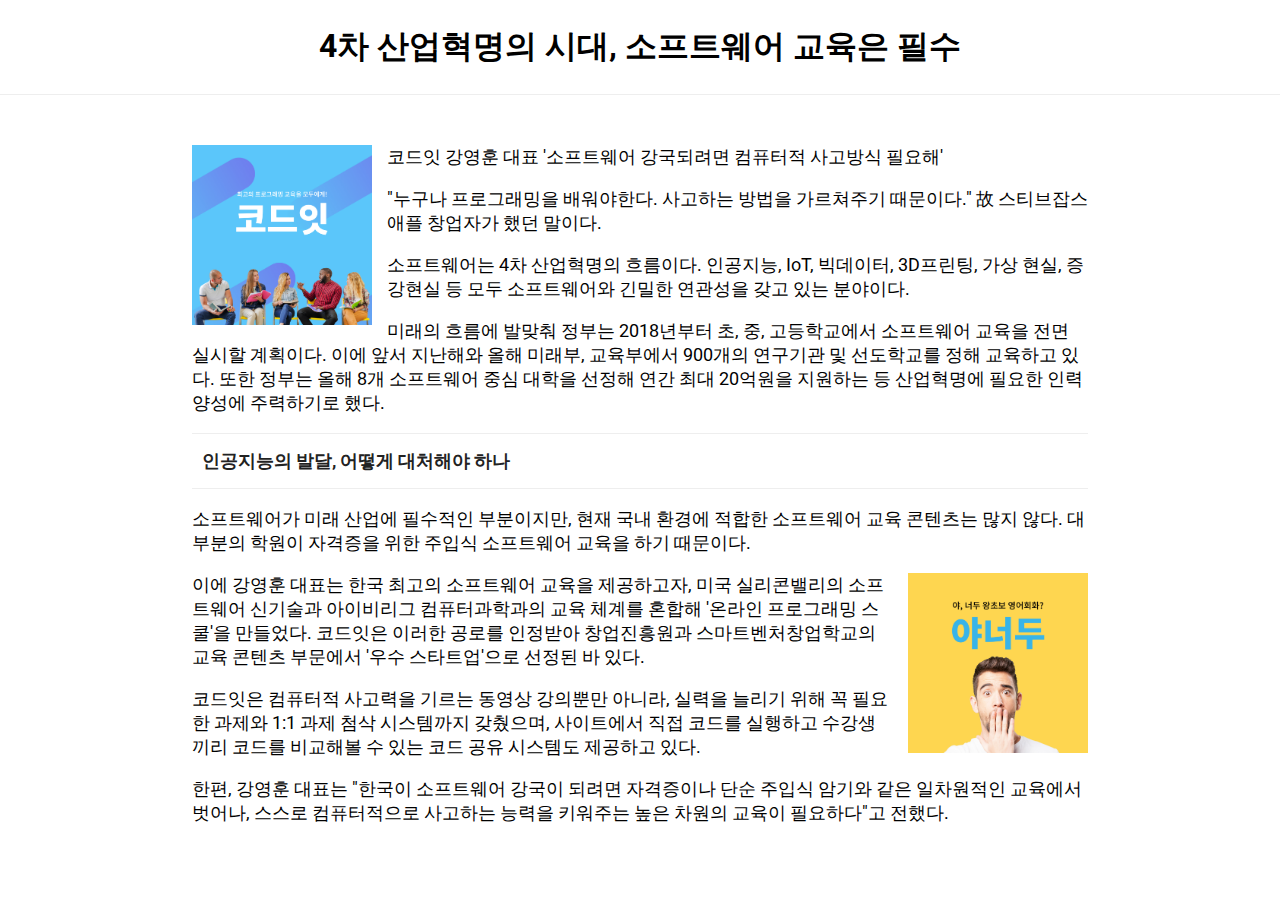
<file: 신문광고/index.html>
<!DOCTYPE html>
<html>

<head>
  <title>4차 산업혁명의 시대, 소프트웨어 교육은 필수</title>
  <meta charset="utf-8">
  <link rel="stylesheet" href="css/styles.css">
  <link href="https://fonts.googleapis.com/css?family=Roboto" rel="stylesheet">
</head>

<body>
  <h1 class="title">4차 산업혁명의 시대, 소프트웨어 교육은 필수</h1>
  <div class="content">
    <img id="codeit" src="images/codeit.jpg">
    <p>코드잇 강영훈 대표 '소프트웨어 강국되려면 컴퓨터적 사고방식 필요해'</p>

    <p>"누구나 프로그래밍을 배워야한다. 사고하는 방법을 가르쳐주기 때문이다." 故 스티브잡스 애플 창업자가 했던 말이다.</p>

    <p>소프트웨어는 4차 산업혁명의 흐름이다. 인공지능, IoT, 빅데이터, 3D프린팅, 가상 현실, 증강현실 등 모두 소프트웨어와 긴밀한 연관성을 갖고 있는 분야이다.</p>

    <p>미래의 흐름에 발맞춰 정부는 2018년부터 초, 중, 고등학교에서 소프트웨어 교육을 전면 실시할 계획이다. 이에 앞서 지난해와 올해 미래부, 교육부에서 900개의 연구기관 및 선도학교를 정해 교육하고 있다. 또한 정부는 올해 8개 소프트웨어 중심 대학을 선정해 연간 최대 20억원을 지원하는 등 산업혁명에 필요한 인력 양성에 주력하기로 했다.</p>

    <div class="link">
      <a href="http://www.edaily.co.kr/news/NewsRead.edy?SCD=JE41&newsid=02587926612750928&DCD=A00504&OutLnkChk=Y" target="_blank">
        인공지능의 발달, 어떻게 대처해야 하나
      </a>
    </div>
    
    <p>소프트웨어가 미래 산업에 필수적인 부분이지만, 현재 국내 환경에 적합한 소프트웨어 교육 콘텐츠는 많지 않다. 대부분의 학원이 자격증을 위한 주입식 소프트웨어 교육을 하기 때문이다.</p>

    <img id="youtoo" src="images/youtoo.jpg">
    
    <p>이에 강영훈 대표는 한국 최고의 소프트웨어 교육을 제공하고자, 미국 실리콘밸리의 소프트웨어 신기술과 아이비리그 컴퓨터과학과의 교육 체계를 혼합해 '온라인 프로그래밍 스쿨'을 만들었다. 코드잇은 이러한 공로를 인정받아 창업진흥원과 스마트벤처창업학교의 교육 콘텐츠 부문에서 '우수 스타트업'으로 선정된 바 있다.</p>

    <p>코드잇은 컴퓨터적 사고력을 기르는 동영상 강의뿐만 아니라, 실력을 늘리기 위해 꼭 필요한 과제와 1:1 과제 첨삭 시스템까지 갖췄으며, 사이트에서 직접 코드를 실행하고 수강생끼리 코드를 비교해볼 수 있는 코드 공유 시스템도 제공하고 있다.</p>

    <p>한편, 강영훈 대표는 "한국이 소프트웨어 강국이 되려면 자격증이나 단순 주입식 암기와 같은 일차원적인 교육에서 벗어나, 스스로 컴퓨터적으로 사고하는 능력을 키워주는 높은 차원의 교육이 필요하다"고 전했다.</p>
  </div>
</body>

</html>
</file>
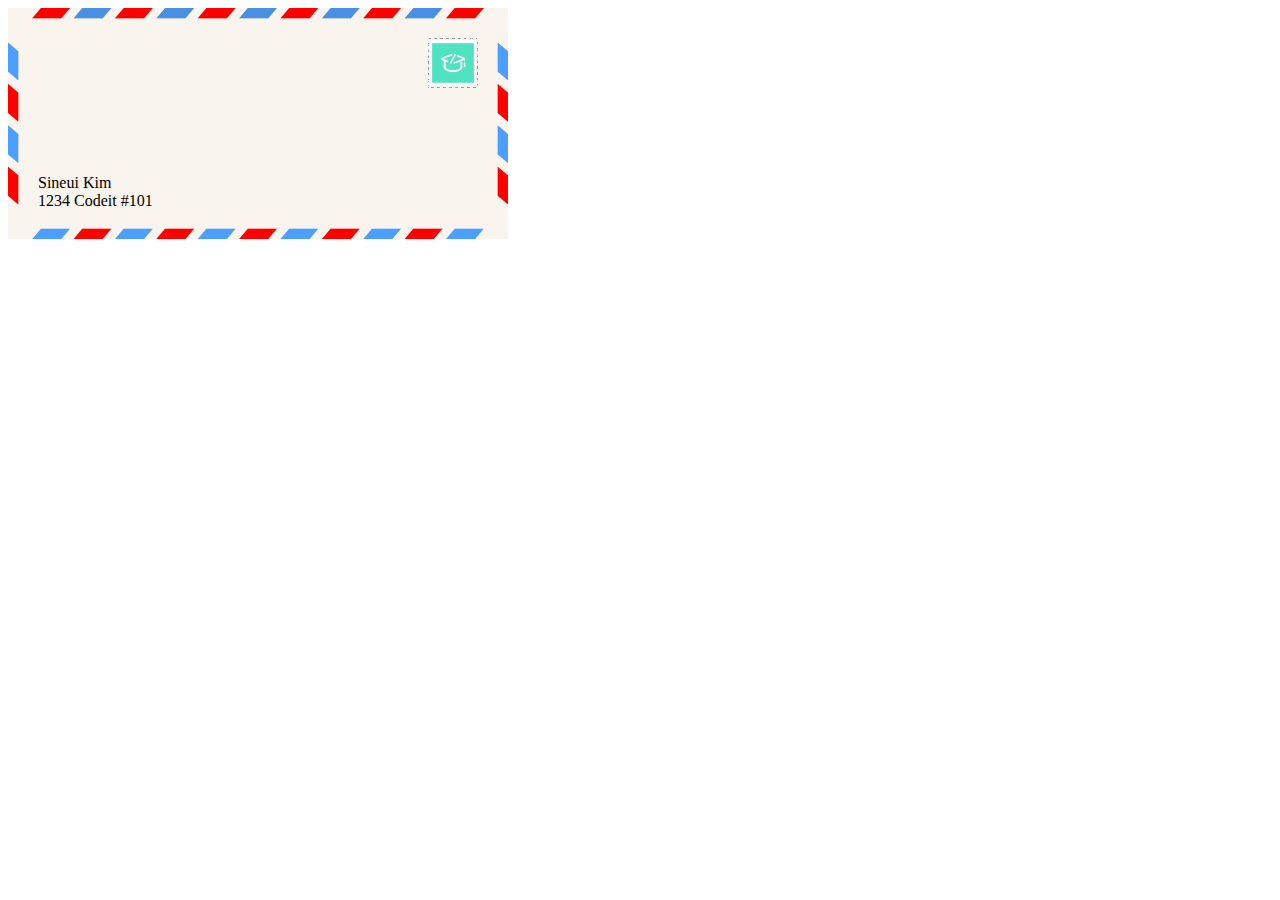
<file: 우표붙이기/index.html>
<!DOCTYPE html>
<html>
<head>
  <title>우표 붙이기</title>
  <meta charset="utf-8">
  <link rel="stylesheet" href="styles.css">
</head>
<body>
<div class="env-div">
  <img src="images/envelope.png" width="500">
  <img src="images/stamp.png" width="50" class="stamp">
  <div class="address">
    Sineui Kim<br>
    1234 Codeit #101
  </div>
</div>
</body>
</html>
</file>
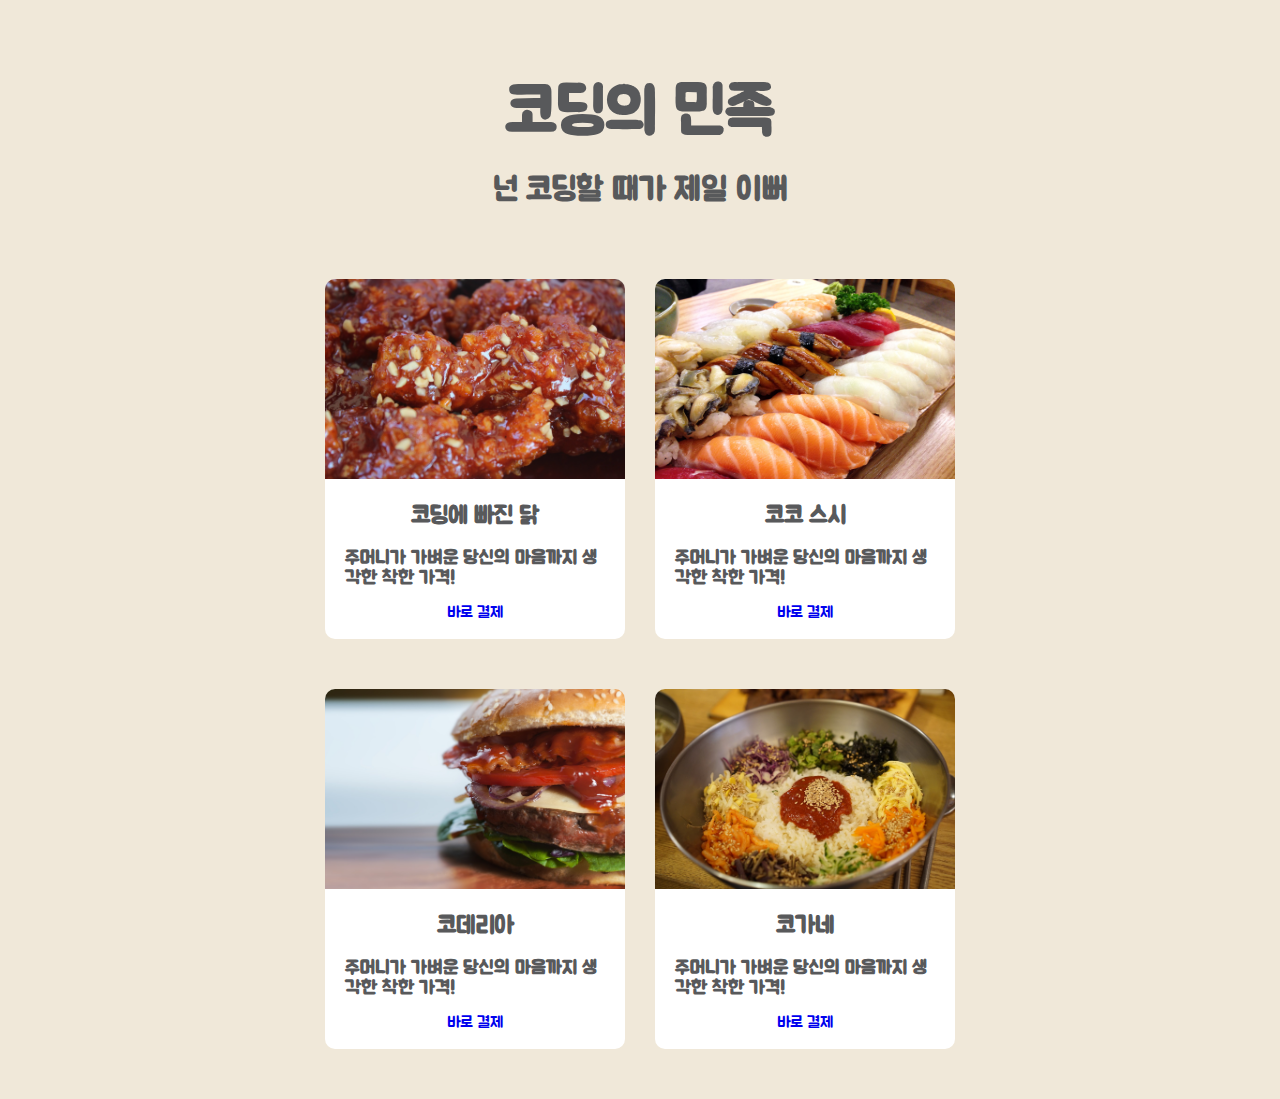
<file: 코딩의민족그리드/index.html>
<!DOCTYPE html>
<html>
<head>
  <title>코딩의 민족</title>
  <meta charset="utf-8">
  <link rel="stylesheet" href="css/styles.css">
</head>
<body>
  <div id="title">
    <h1>코딩의 민족</h1>
    <h2>넌 코딩할 때가 제일 이뻐</h2>
  </div>
  
  <div class="c1">
  <div class="food" id="chicken">
    <img src="images/chicken.jpg">
    <h2>코딩에 빠진 닭</h2>
    <h3>주머니가 가벼운 당신의 마음까지 생각한 착한 가격!</h3>
    <div class="atag"><a href="#">바로 결제</a></div>
  </div>
  
  
  <div class="food" id="sushi">
    <img src="images/sushi.jpg">
    <h2>코코 스시</h2>
    <h3>주머니가 가벼운 당신의 마음까지 생각한 착한 가격!</h3>
    <div class="atag"><a href="#">바로 결제</a></div>
  </div>
  </div>
  
  <div class="c2">
  <div class="food" id="burger">
    <img src="images/burger.jpg">
    <h2>코데리아</h2>
    <h3>주머니가 가벼운 당신의 마음까지 생각한 착한 가격!</h3>
    <div class="atag"><a href="#">바로 결제</a></div>
  </div>
  
  <div class="food" id="bibimbap">
    <img src="images/bibimbap.jpg">
    <h2>코가네</h2>
    <h3>주머니가 가벼운 당신의 마음까지 생각한 착한 가격!</h3>
    <div class="atag"><a href="#">바로 결제</a></div>
  </div>
  </div>
  
</body>
</html>
</file>
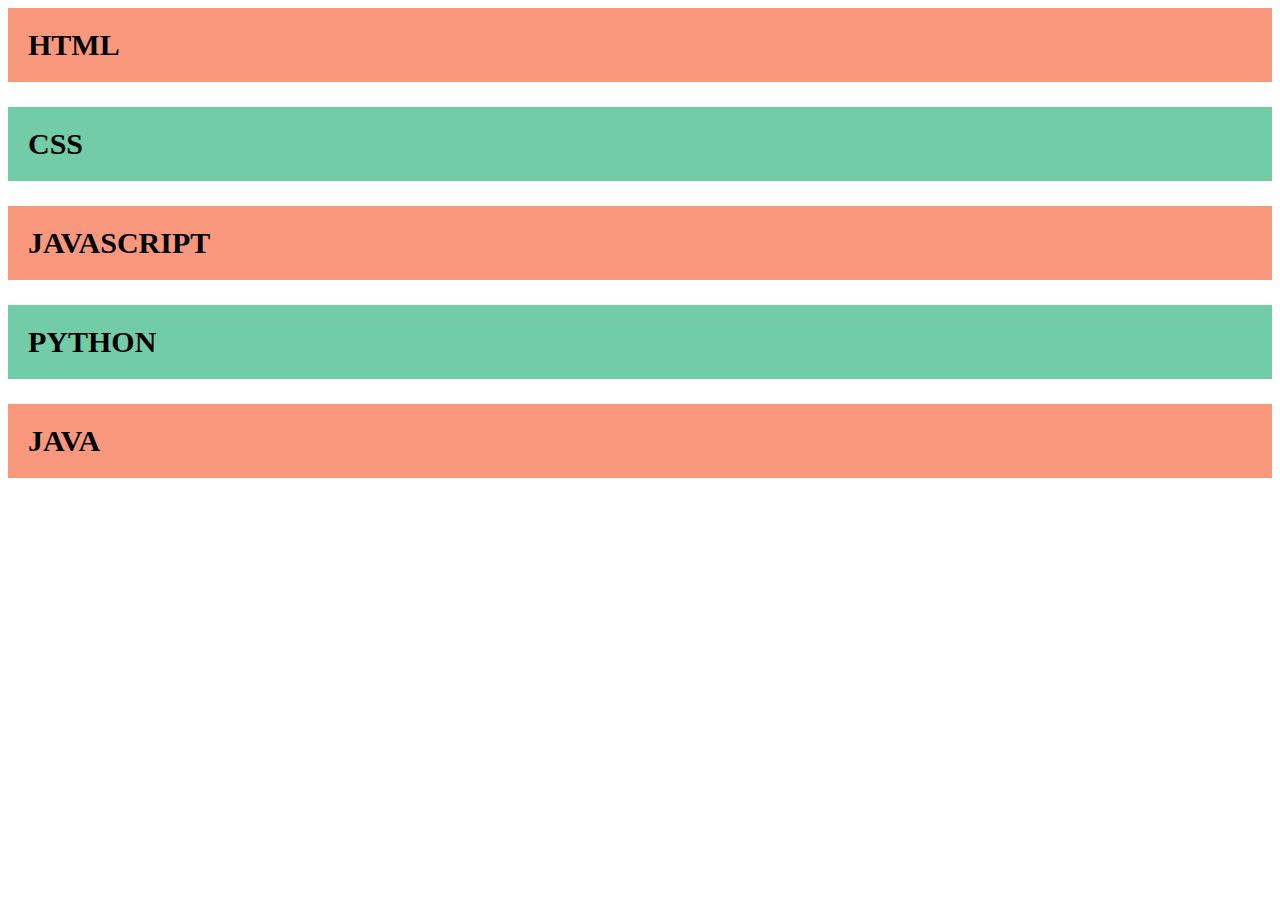
<file: HTML,CSS/css최적화/index.html>
<html>
<head>
  <title>프로그래밍 커리큘럼</title>
  <meta charset="utf-8">
  <link rel="stylesheet" href="css/styles.css">
</head>
<body>
	<div class="container">
		<div class="box-ott">
			<h2>HTML</h2>
		</div>
		<div class="box-tf">
			<h2>CSS</h2>
		</div>
		<div class="box-ott">
			<h2>JAVASCRIPT</h2>
		</div>
		<div class="box-tf">
			<h2>PYTHON</h2>
		</div>
		<div class="box-ott">
			<h2>JAVA</h2>
		</div>
	</div>
</body>
</html>
</file>
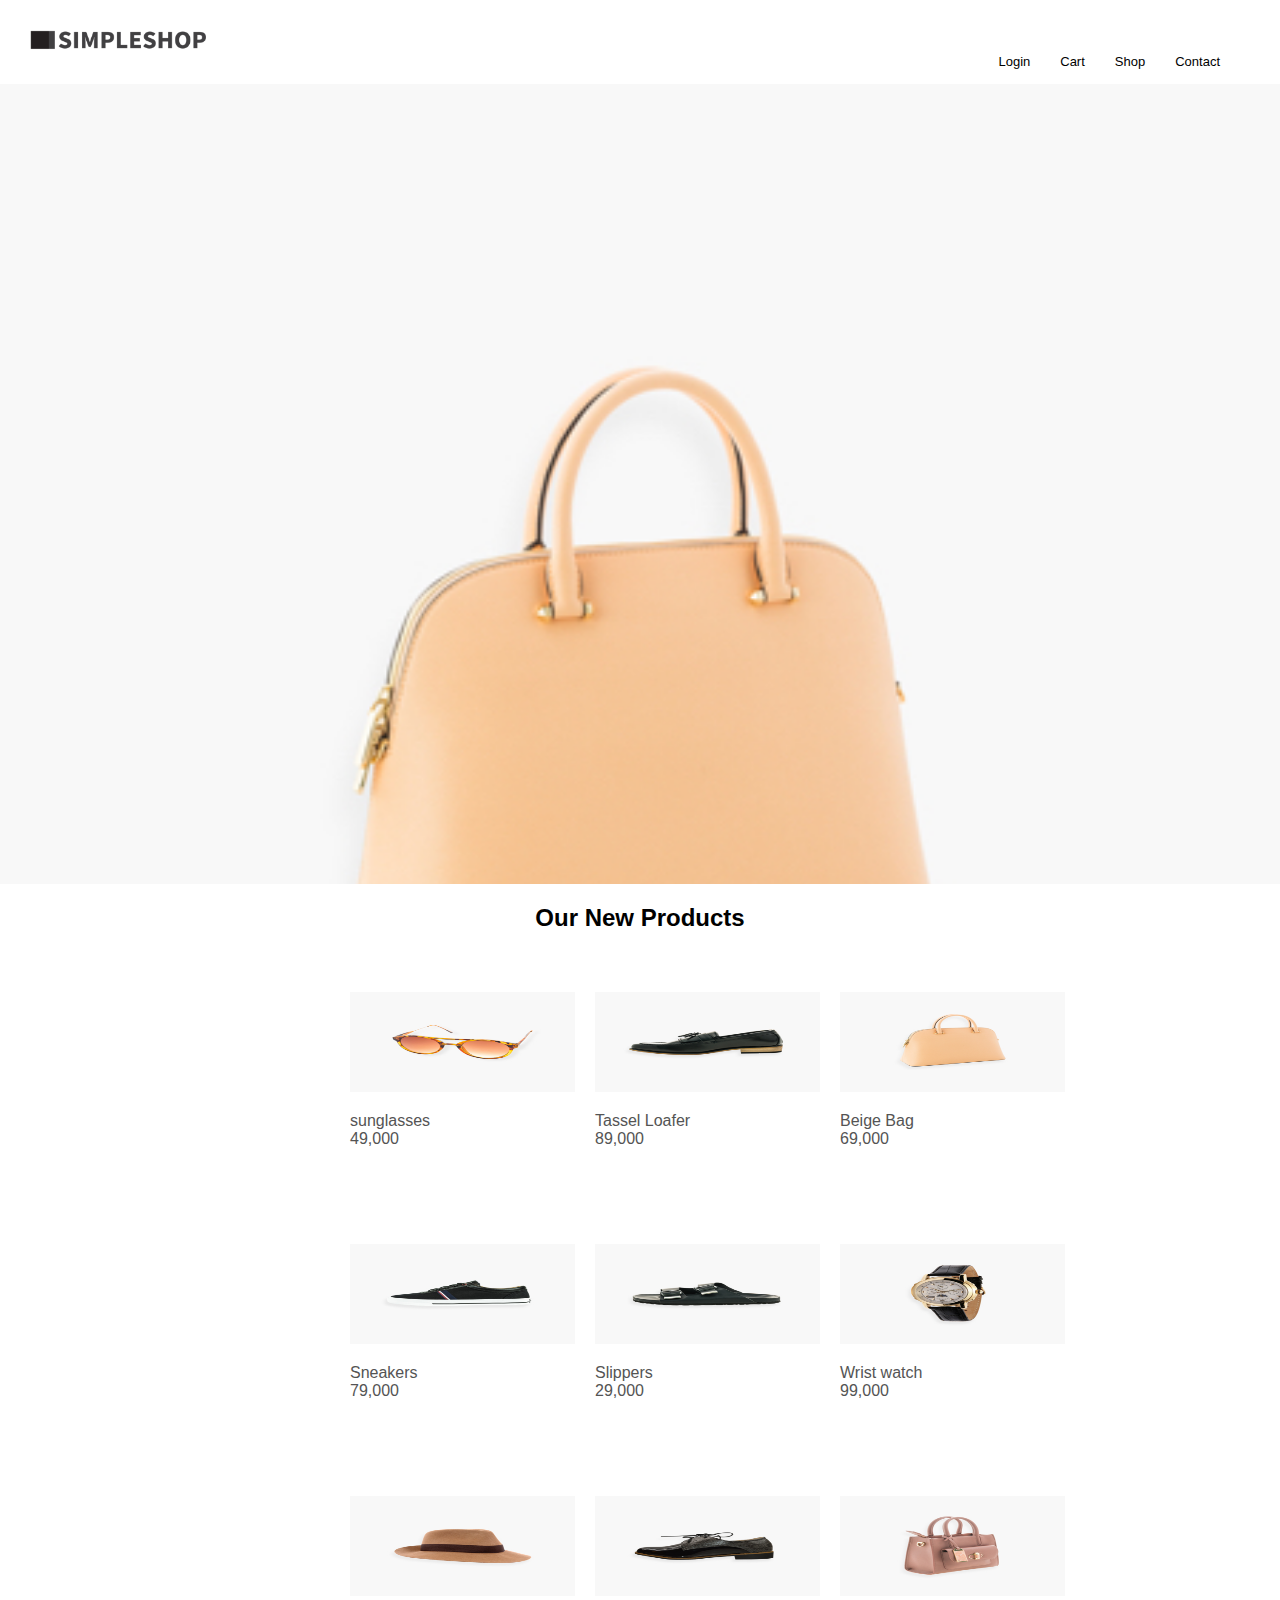
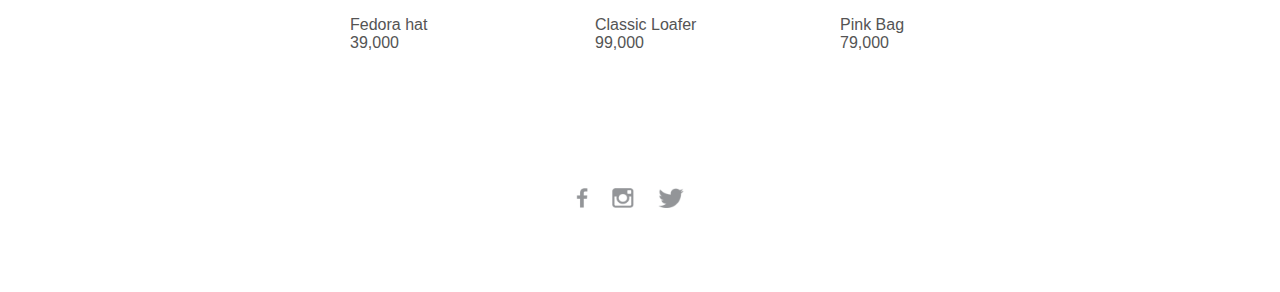
<file: HTML,CSS/쇼핑몰/index.html>
<!DOCTYPE html>
<html>
  <head>
    <title>SimpleShop</title>
    <meta charset="utf-8" />
    <link href="css/styles.css" rel="stylesheet" />
  </head>

  <body>
    <div class="navbar">
      <img src="images/logo.png">
      <div class="menu">
      <span>Contact</span>
      <span>Shop</span>
      <span>Cart</span>
      <span>Login</span>
      </div>
    </div>
    
    <div class="header">
      <img src="images/beige_bag.jpg">
    </div>
    
    <div class="products">
      
      <h2>Our New Products</h2>
      
      <div class="c1">
      <a class="shop" href="#"><img src="images/sunglasses.jpg">
      <p>sunglasses<br>49,000</p>
      </a>
      <a class="shop" href="#"><img src="images/tassel_loafer.jpg">
      <p>Tassel Loafer<br>89,000</p>
      </a>
      <a class="shop" href="#"><img src="images/beige_bag.jpg">
      <p>Beige Bag<br>69,000</p></a>
      </div>
      
      <div class="c2">
      <a class="shop" href="#"><img src="images/sneakers.jpg">
      <p>Sneakers<br>79,000</p></a>
      <a class="shop" href="#"><img src="images/slippers.jpg">
      <p>Slippers<br>29,000</p></a>
      <a class="shop" href="#"><img src="images/wrist_watch.jpg">
      <p>Wrist watch<br>99,000</p></a>
      </div>
      
      <div class="c3">
      <a class="shop" href="#"><img src="images/fedora_hat.jpg">
      <p>Fedora hat<br>39,000</p></a>
      <a class="shop" href="#"><img src="images/classic_loafer.jpg">
      <p>Classic Loafer<br>99,000</p></a>
      <a class="shop" href="#"><img src="images/pink_bag.jpg">
      <p>Pink Bag<br>79,000</p></a>
      </div>
    </div>
    
    <div class="footer">
      <img src="images/facebook.png">
      <img src="images/instagram.png">
      <img src="images/twitter.png">
    </div>
  </body>
</html>
</file>
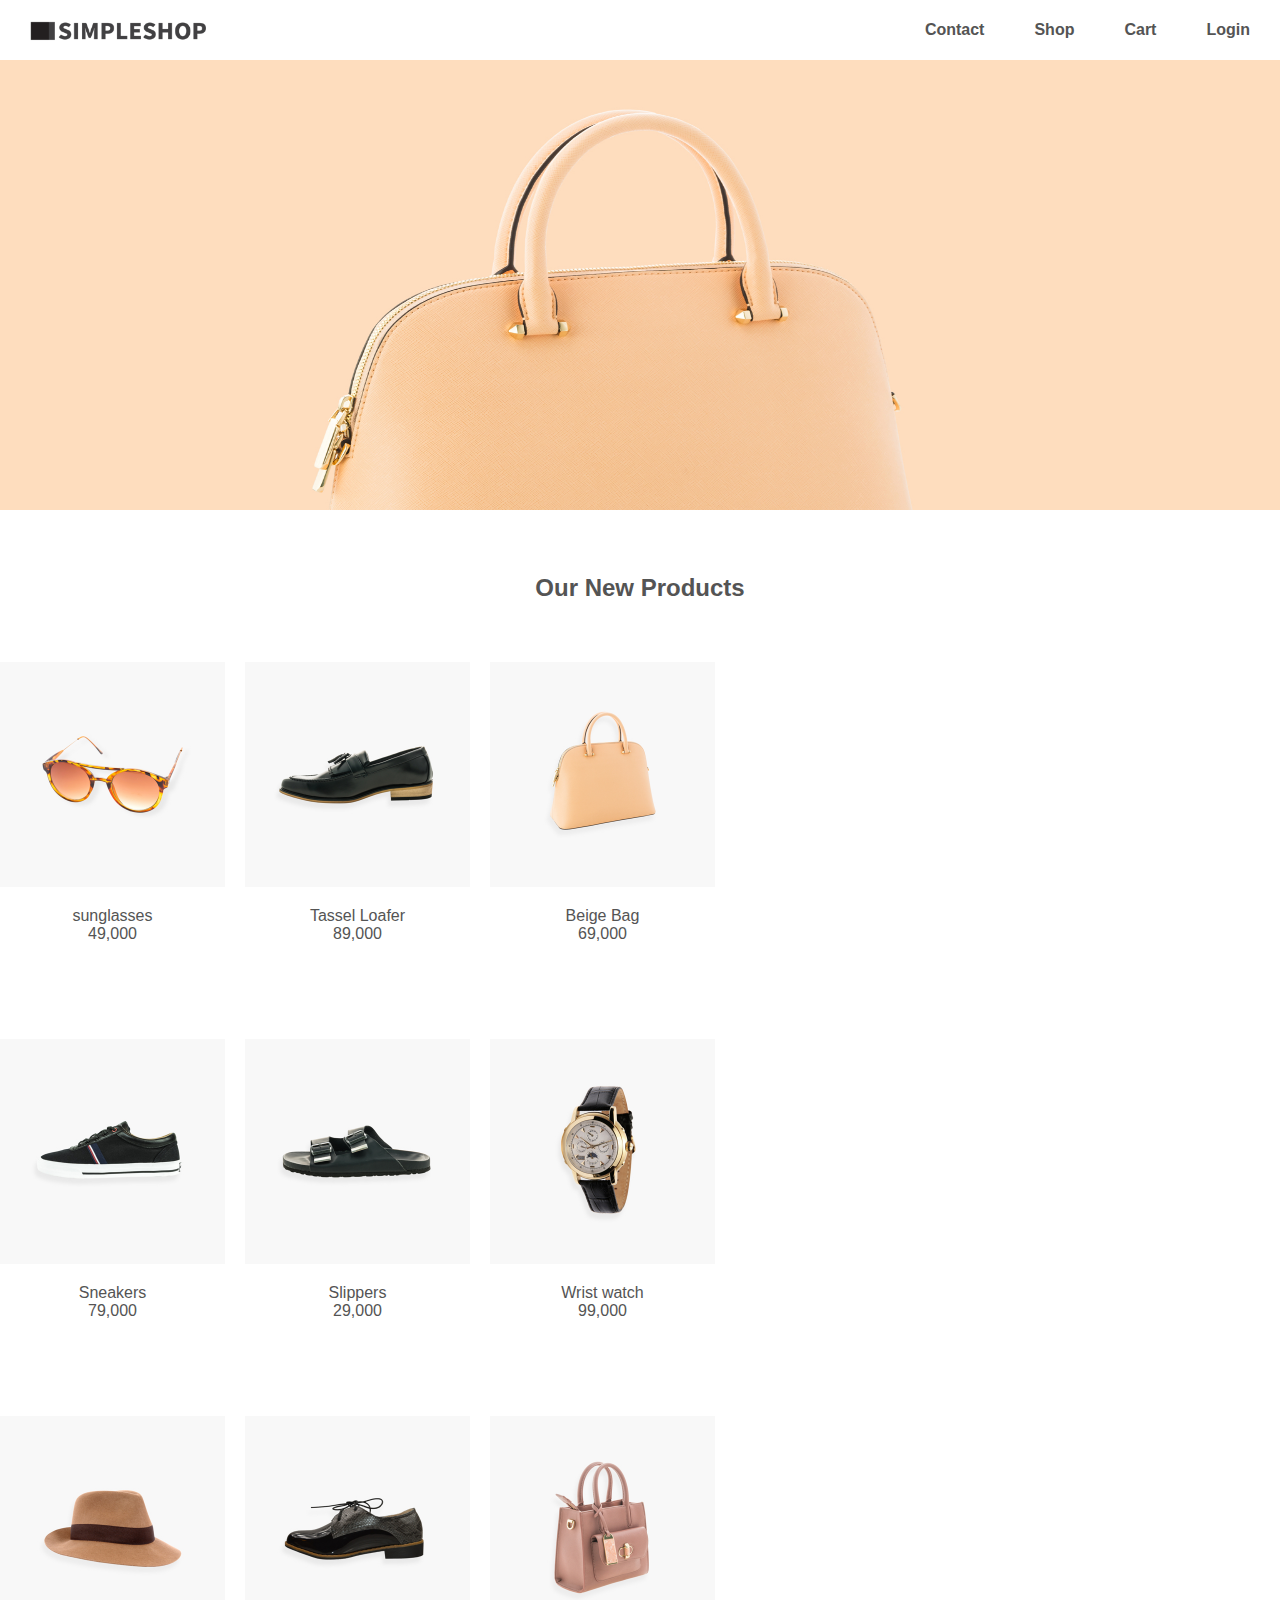
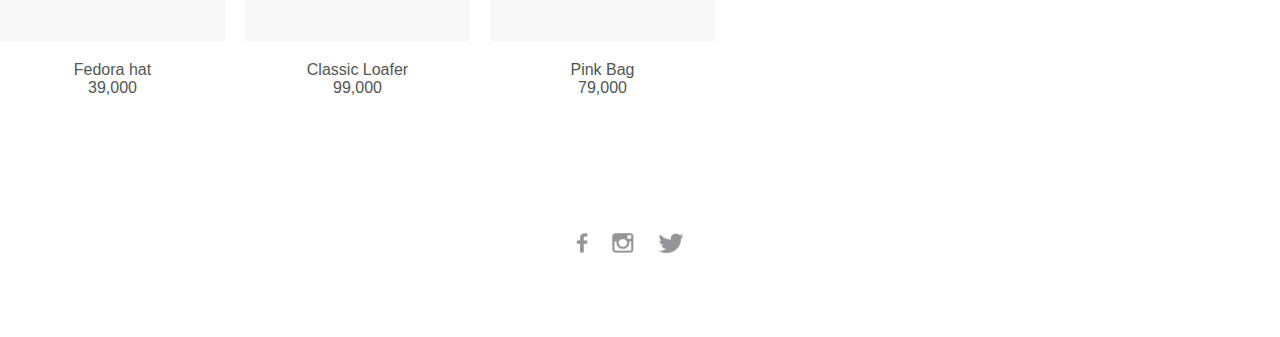
<file: HTML,CSS/쇼핑몰2/index.html>
<!DOCTYPE html>
<html>
  <head>
    <title>SimpleShop</title>
    <meta charset="utf-8" />
    <link href="css/styles.css" rel="stylesheet" />
  </head>

  <body>
    <div class="navbar">
      <a class="logo" href="#">
        <img  src="images/logo.png" height="20px">
      </a>

      <div class="menu">
        <ul>
          <li><a href="#">Contact</a></li>
          <li><a href="#">Shop</a></li>
          <li><a href="#">Cart</a></li>
          <li><a href="#">Login</a></li>
        </ul>
      </div>
    </div>
    
    <div class="hero_header">
      <img src="images/hero_header.jpg">
    </div>
    
    <div class="products">  
    <div class="title">
      <h2>Our New Products</h2>
    </div>
    
    <div class="one">
      <div class="col">
        <a class="shop" href="#">
          <img src="images/sunglasses.jpg">
          <p>sunglasses<br>49,000</p>
        </a>
        <a class="shop" href="#">
          <img src="images/tassel_loafer.jpg">
          <p>Tassel Loafer<br>89,000</p>
        </a>
        <a class="shop" href="#">
          <img src="images/beige_bag.jpg">
          <p>Beige Bag<br>69,000</p></a>
      </div>
      
      <div class="col">
        <a class="shop" href="#">
          <img src="images/sneakers.jpg">
          <p>Sneakers<br>79,000</p>
        </a>
        <a class="shop" href="#">
          <img src="images/slippers.jpg">
          <p>Slippers<br>29,000</p>
        </a>
        <a class="shop" href="#">
          <img src="images/wrist_watch.jpg">
          <p>Wrist watch<br>99,000</p>
        </a>
      </div>
      
      <div class="col3">
      <a class="shop" href="#">
        <img src="images/fedora_hat.jpg">
        <p>Fedora hat<br>39,000</p>
      </a>
      <a class="shop" href="#">
        <img src="images/classic_loafer.jpg">
        <p>Classic Loafer<br>99,000</p>
      </a>
      <a class="shop" href="#">
        <img src="images/pink_bag.jpg">
        <p>Pink Bag<br>79,000</p>
      </a>
      </div>
    </div>
  </div>
    
    <div class="footer">
      <a href="#"><img src="images/facebook.png"></a>
      <a href="#"><img src="images/instagram.png"></a>
      <a href="#"><img src="images/twitter.png"></a>
    </div>
  </body>
</html>
</file>
<file: 신문광고/css/styles.css>
body {
  margin: 0;
  font-family: 'Roboto', sans-serif;
}

/* 제목 */
.title {
  text-align: center;
  border-bottom: 1px solid #eee;
  margin: 0;
  padding-top: 25px;
  padding-bottom: 25px;
}

/* 기사 본문 */
.content {
  font-size: 18px;
  width: 70%;
  max-width: 900px;
  margin: 50px auto;
}

/* 링크 */
.link {
  border-top: 1px solid #eee;
  border-bottom: 1px solid #eee;
  font-weight: bold;
  padding: 15px 10px;
}

.link a {
  color: #222;
  text-decoration: none;
}

/* 코드잇 광고 */
#codeit {
  float: left;
  width: 180px;
  margin-right: 15px;
  margin-bottom: 15px;
}

/* 야너두 광고 */
#youtoo {
  float: right;
  width: 180px;
  margin-left: 15px;
  margin-bottom: 15px;
}
</file>
<file: 우표붙이기/styles.css>
.env-div {
  width: 500px;
  height: 232px;
  position: absolute;
}

.address {
  font-family: cursive;
}

/*
이곳에 코드를 작성하세요.
*/
.env-div .stamp {
  position: absolute;
  top: 30px;
  right: 30px;
}

.env-div .address{
  position: absolute;
  left: 30px;
  bottom: 30px;
}
</file>
<file: 코딩의민족그리드/css/styles.css>
* {
    box-sizing: border-box;
    font-family: "bmjua";
  }
  
  @font-face{
    font-family: "BMJUA";
    src:url("../fonts/BMJUA_otf.otf")
  }
  
  body {
    background-color: #F0E8D9;
    font-family: "BMJUA"; color: #58595B; 
  }
  
  #title h1 { 
    font-size: 64px; margin-top: 75px; margin-bottom: 30px;
    text-align: center;
  }
  
  #title h2 { 
    font-size: 32px;     
    margin-bottom: 75px;
    text-align: center;
  }
  
  .food {
    border-radius: 10px; 
    background-color: white;
    width: 300px; 
    display: block;
    margin-left: auto;
    margin-right: auto;
    float: left;
  }
  
  .food img {
    width: 300px; height: 200px; border-top-left-radius: 10px;
    border-top-right-radius: 10px;
  }
  
  .food h2 { 
    padding-top: 20px; margin-bottom: 0px; margin-top: 0px;
    text-align: center;
  }
  
  .food h3 {
    margin-top: 20px; padding-left: 20px; padding-right: 20px; 
    margin-bottom: 16px;
  }
  
  .atag {
    padding-bottom: 20px; text-align: center;
  }
  
  .food a {
    text-decoration: none; color: #0000EE;
  }
  
  .c1 {
    display: table;
    margin: 0 auto;
    margin-bottom: 50px;
  }
 
  .c2 {
    display: table;
    margin: 0 auto;
    margin-bottom: 50px;
  }
  
  #chicken {
    margin-right: 30px;
  }
  
  #burger {
    margin-right: 30px;
  }
</file>
<file: HTML,CSS/css최적화/css/styles.css>
/* 원본 CSS 코드 */

h2 {
  padding: 20px;
  font-size: 30px;
  padding: 20px;
}

.box-ott h2 {
  background: #FA987D;
}

.box-tf h2 {
  background: #72CCA7;
}
</file>
<file: HTML,CSS/쇼핑몰/css/styles.css>
* {
    box-sizing: border-box;
  }
  
  body {
    margin: 0;
    min-width: 992px;
    font-family: "Helvetica";
  }
  
  /* navbar */
  .navbar img {
    height: 20px;
    padding-left: 30px;
    margin-top: 30px;
    
  }
  .navbar span {
    font-family: Helvetica;
    font-size: 13px;
    font-style: bold;
    float: right;
    margin-right: 30px;
  }
  .navbar .menu {
    padding-right: 30px;
    margin-bottom: 30px;
    
  }
  /* hero header */
  .header img{
    width: 100%;
    margin-bottom: 60px;
  }
  
  .header {
    overflow: hidden;
    height: 800px;
  }
  /* products */
  .products h2 {
    font-size: 24px;
    font-family: Helvetica;
    font-style: bold;
    text-align: center;
    margin-bottom: 60px;
  }
  
  .products img {
    width: 225px;
    overflow: hidden;
    height: 100px;
  }
  .products a {
    text-decoration: none;
    color: #545454;
  }
  
  .products .c1 {
    margin-bottom: 80px;
    width: 100%;
    float: left;
    margin-left: 350px;
  }
  
  .products .c2 {
    margin-bottom: 80px;
    width: 100%;
    float: left;
    margin-left: 350px;
  }
  
  .products .c3 {
    width: 100%;
    float: left;
    margin-bottom: 120px;
    margin-left: 350px;
  }
  
  .shop {
    float: left;
    margin-right: 20px;
  }
  
  /* footer */
  .footer img {
    margin-right: 20px;
    height: 20px;
  }
  
  .footer {
    margin-bottom: 80px;
    text-align: center;
  }
</file>
<file: HTML,CSS/쇼핑몰2/css/styles.css>
* {
    box-sizing: border-box;
  }
  
  body {
    margin: 0;
    min-width: 992px;
    font-family: "Helvetica";
  }
  .navbar {
    height: 60px;
    padding-left: 30px;
    padding-right: 30px;
  }
  
  .navbar .logo {
    height: 20px;
	  line-height: 60px;
  }
  .navbar .logo img {
    vertical-align: middle;
  }
  
  .hero_header img{
    width: 100%;
    height: 450px;

  }

  /* navbar */
  
  a {
    text-decoration: none;
    color: #545454;
  }
  
  
  .navbar .menu li {
	float: left;
	list-style: none;
	margin-left: 50px;
	font-weight: bold;
  }
  .navbar .menu ul {
    margin: 0;
  }
  .navbar .menu {
	float: right;
  line-height: 60px;
  }
  /* hero header */
  .header img {
    width: 100%;
    margin-top: 60px;
  }
  
  
 .header {
   width: 100%; 
 }
.menu img {

}
  /* products */
h2 {
    font-size: 24px;
    font-family: Helvetica;
    color: #545454;
    font-style: bold;
    text-align: center;
    margin-bottom: 60px;
    margin-top: 60px;
  }
  
  .products {
    text-align: center;
    display: block;
    margin-left: auto;
    margin-right: auto;
  }
  
  .products img {
    width: 225px;
    height: 225px;
  }

  .products .col {
    width: 100%;
    margin-bottom: 80px;
    float: left;
  }
  .products .col3 {
    width: 100%;
    margin-bottom: 120px;
    float: left;
  }
.one {
  
}
  

  .shop {
    float: left;
    margin-right: 20px;
  }
  
  /* footer */
  .footer img {
    margin-right: 20px;
    height: 20px;
  }
  
  .footer {
    margin-bottom: 80px;
    text-align: center;
  }
</file>
